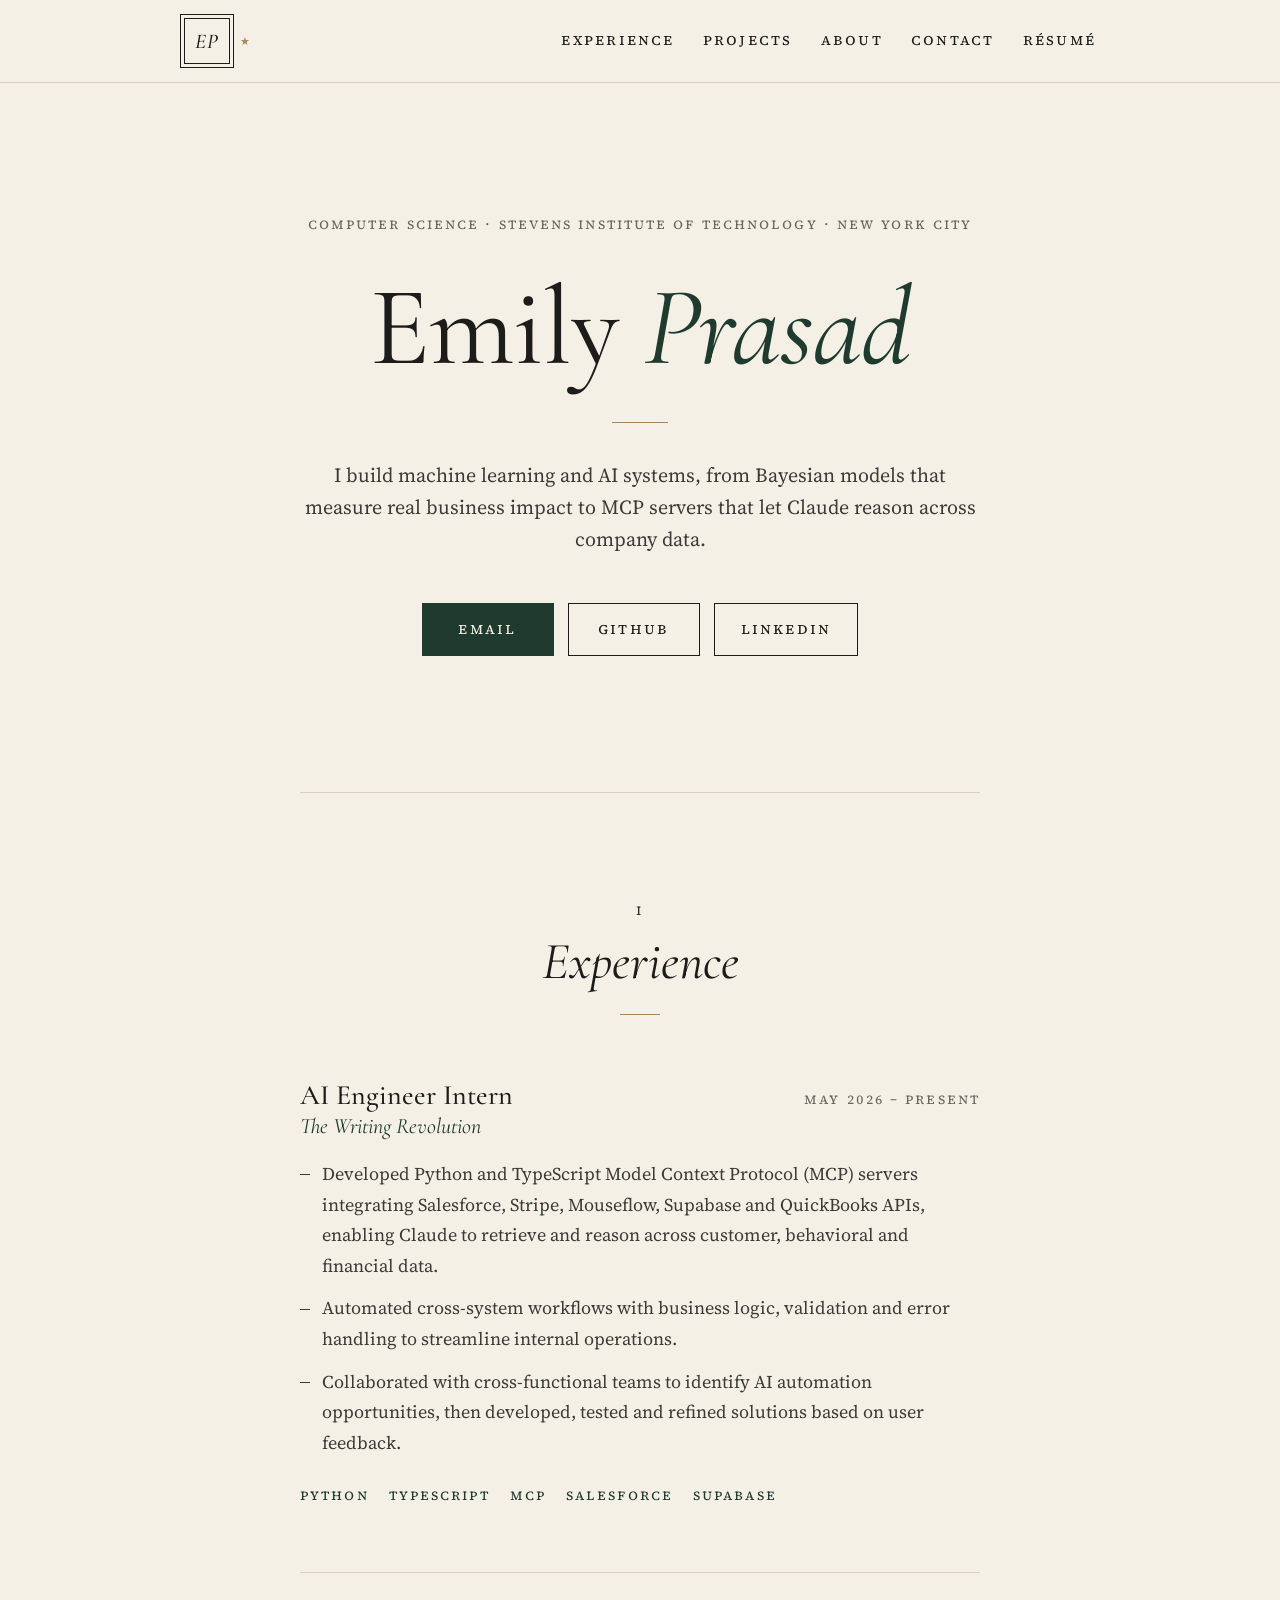
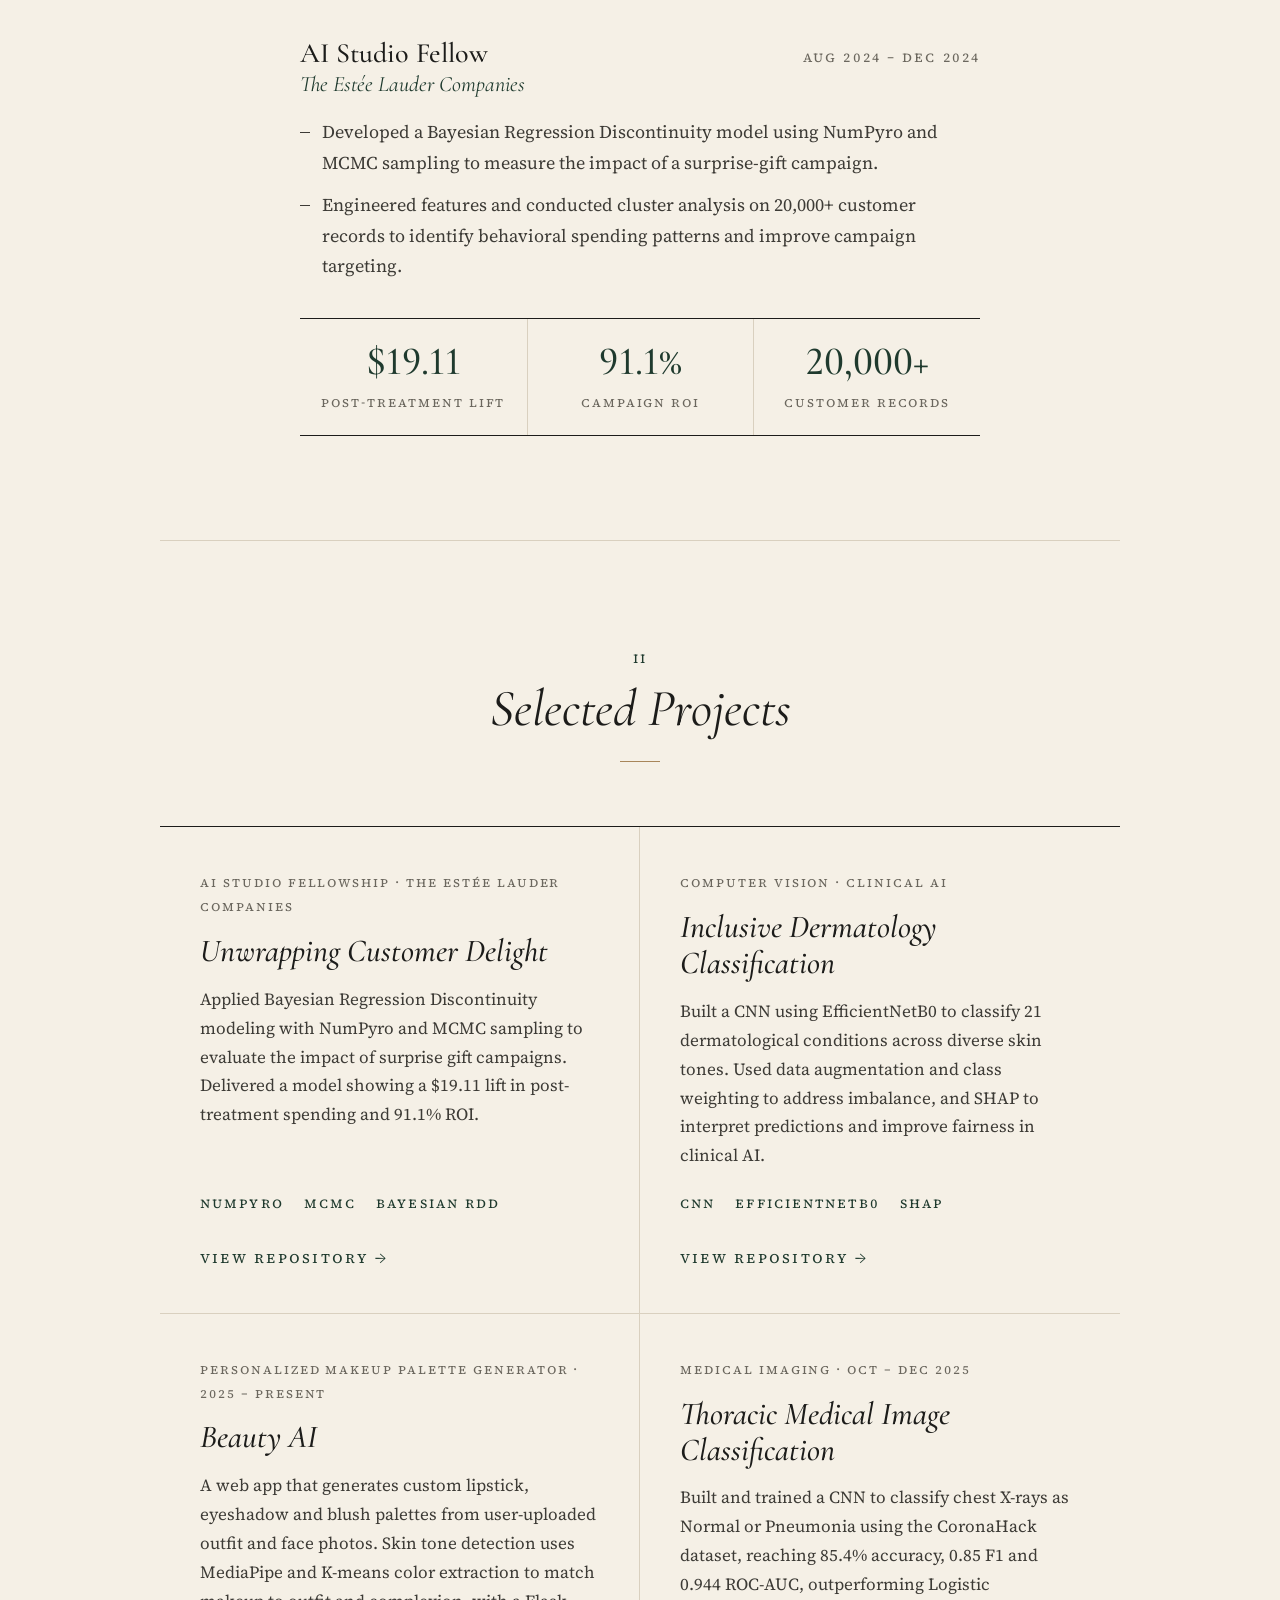
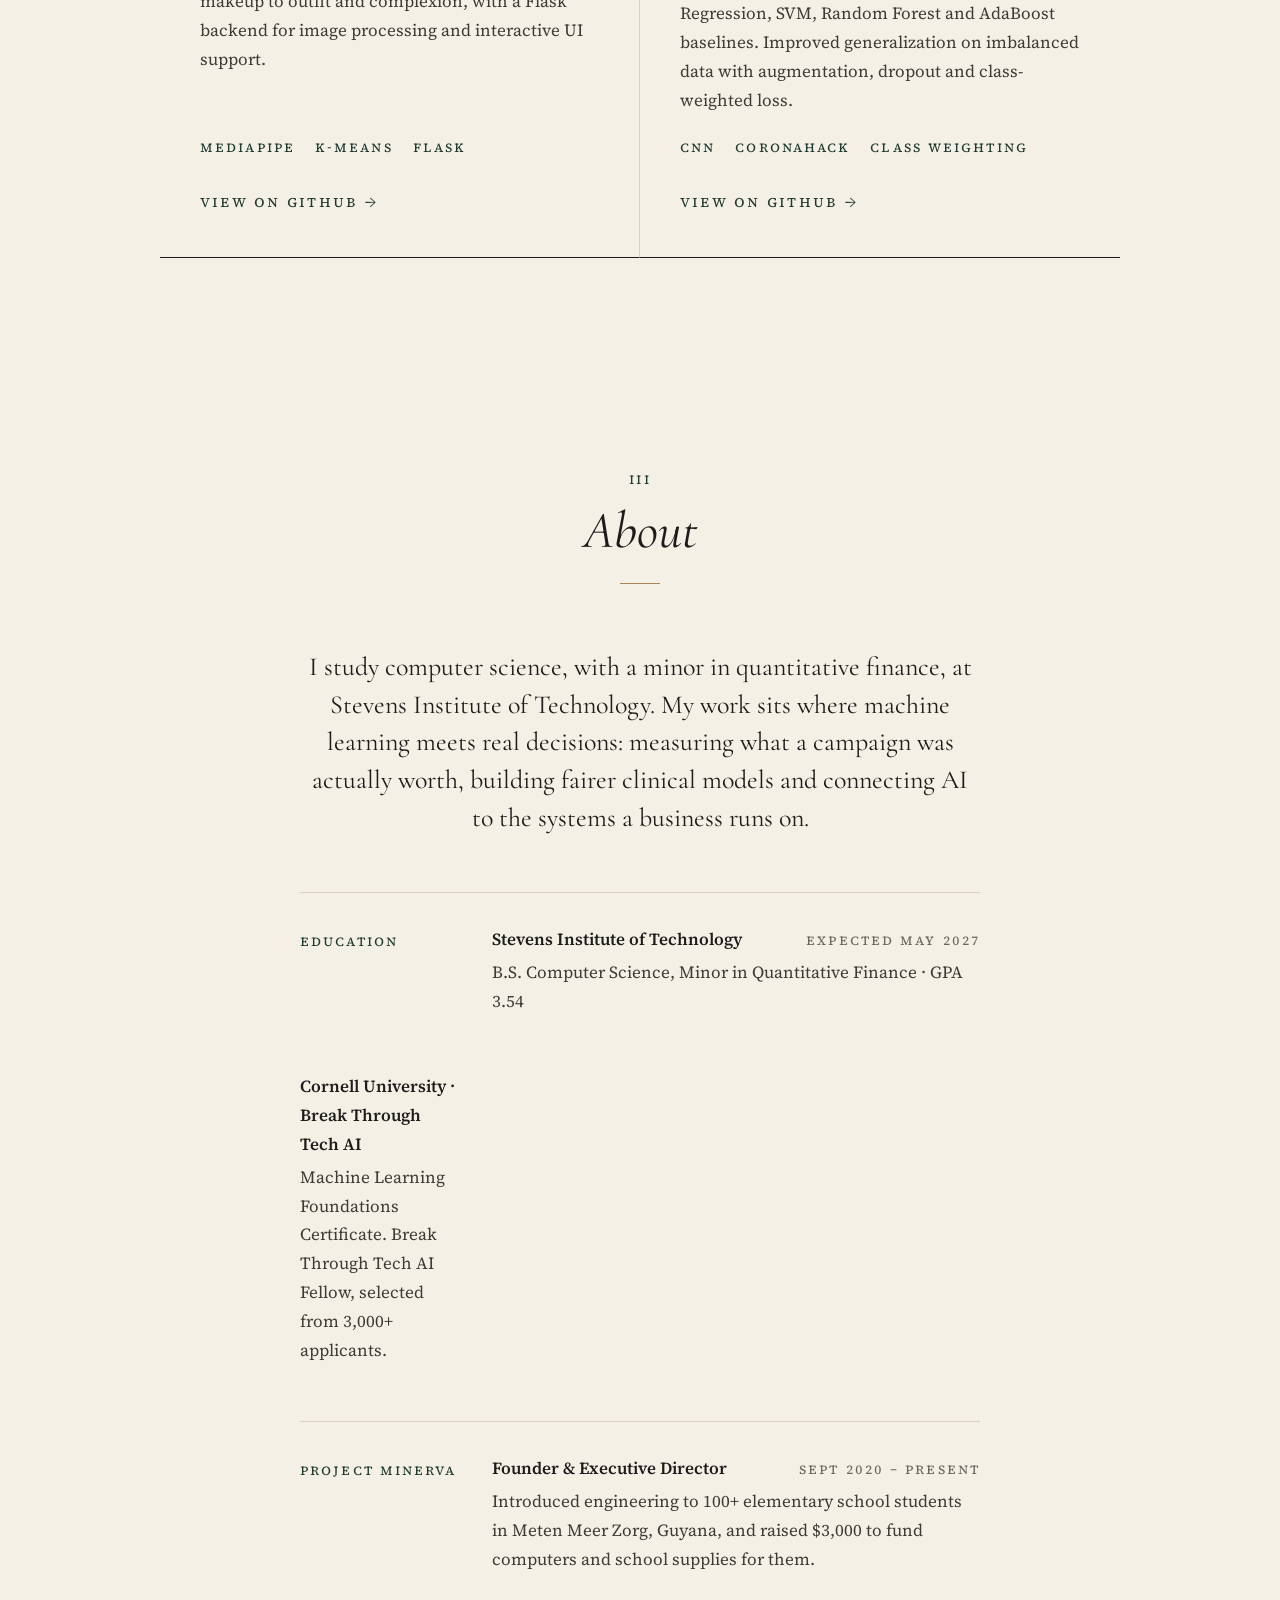
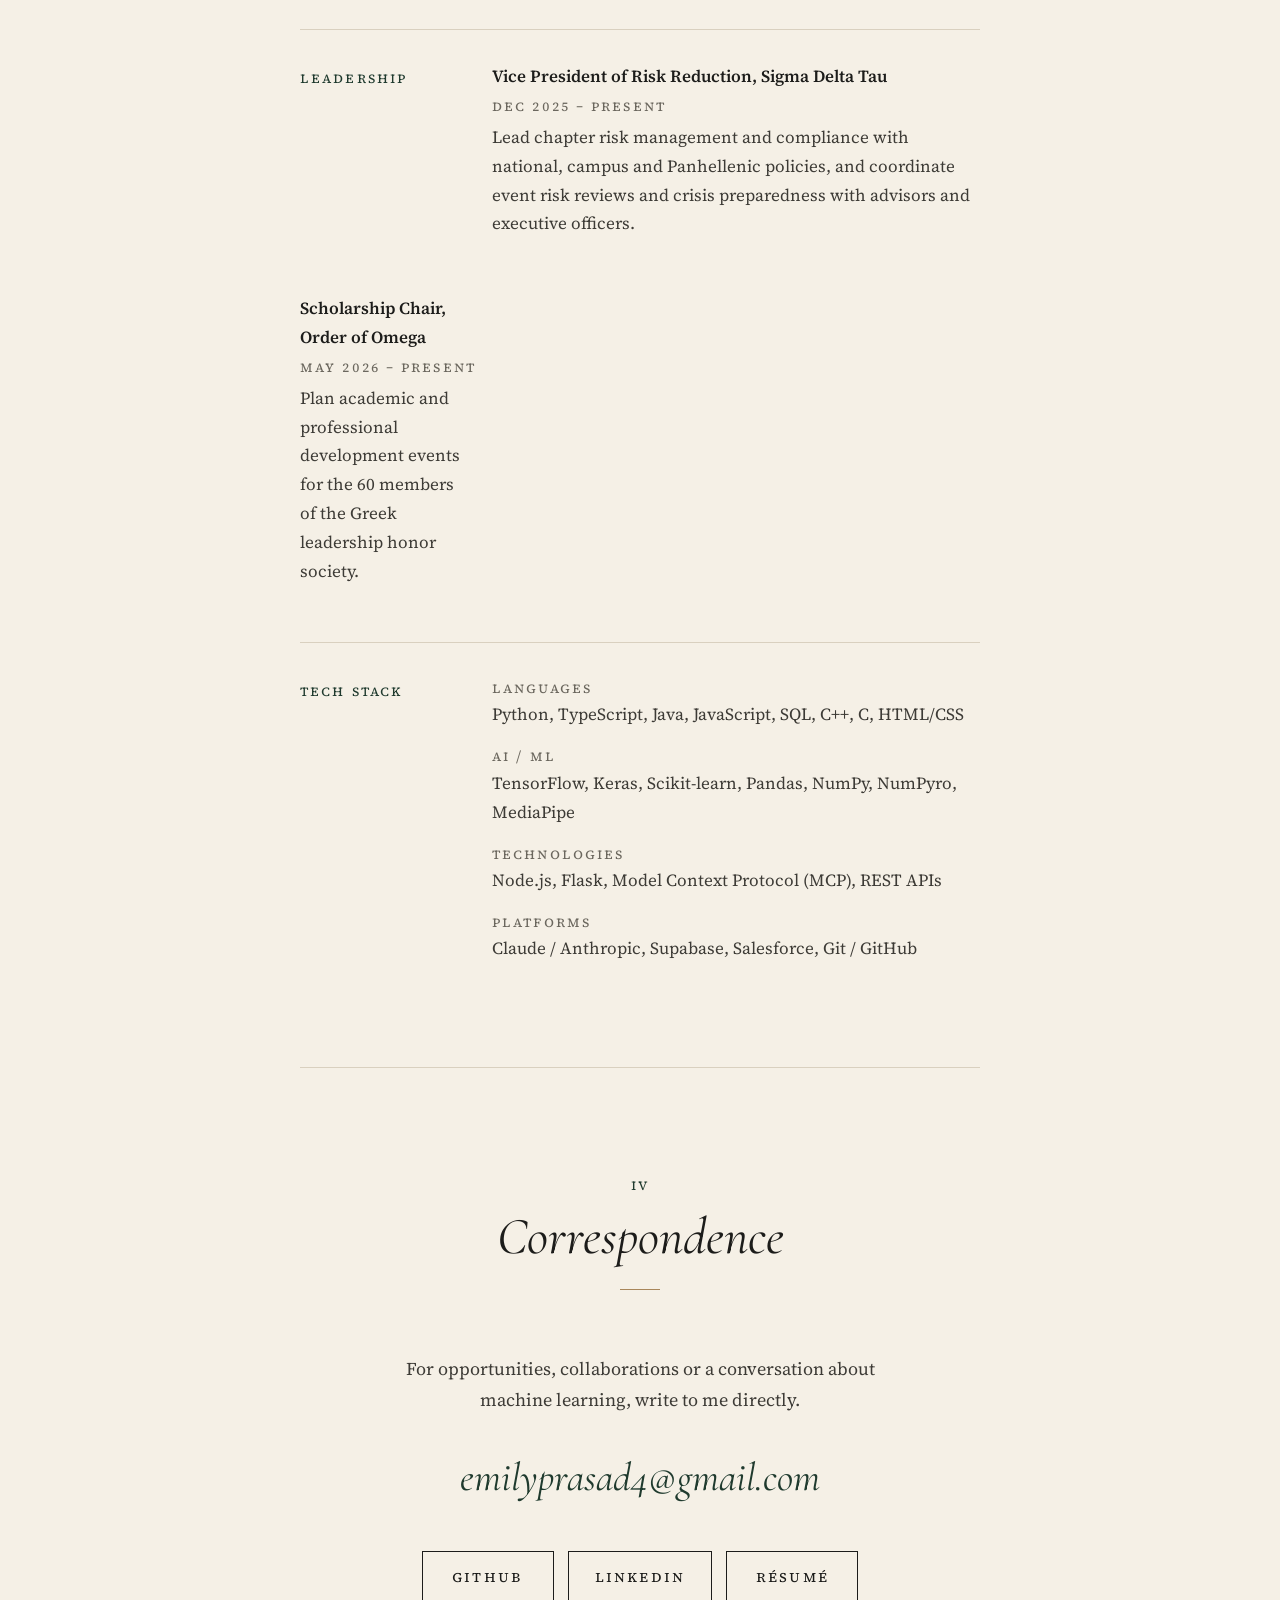
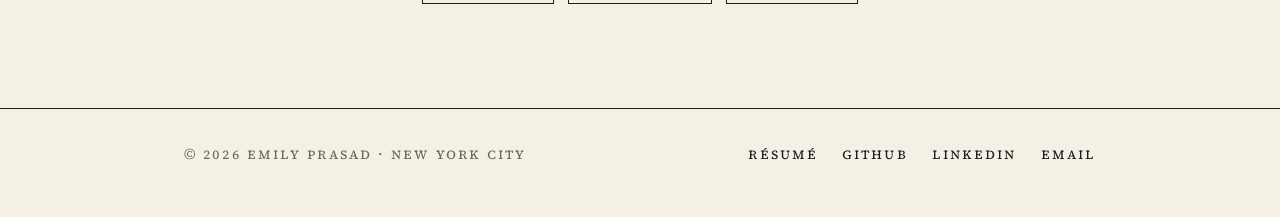
<file: index.html>
<!doctype html>
<html lang="en">
<head>
  <meta charset="utf-8">
  <meta name="viewport" content="width=device-width, initial-scale=1">
  <title>Emily Prasad</title>
  <meta name="description" content="Emily Prasad: computer science student at Stevens Institute of Technology working in machine learning and AI engineering.">
  <meta name="theme-color" content="#f5f0e6">
  <meta property="og:title" content="Emily Prasad">
  <meta property="og:description" content="Computer science student at Stevens Institute of Technology working in machine learning and AI engineering.">
  <meta property="og:type" content="website">
  <meta property="og:url" content="https://emilyp6.github.io/">
  <link rel="icon" href="data:image/svg+xml,%3Csvg xmlns='http://www.w3.org/2000/svg' viewBox='0 0 64 64'%3E%3Crect width='64' height='64' fill='%231f3a2e'/%3E%3Ctext x='32' y='42' font-family='Georgia,serif' font-style='italic' font-size='28' fill='%23f5f0e6' text-anchor='middle'%3EEP%3C/text%3E%3C/svg%3E">
  <link rel="preconnect" href="https://fonts.googleapis.com">
  <link rel="preconnect" href="https://fonts.gstatic.com" crossorigin>
  <link href="https://fonts.googleapis.com/css2?family=Cormorant+Garamond:ital,wght@0,400;0,500;0,600;1,400;1,500&family=Source+Serif+4:ital,opsz,wght@0,8..60,400;0,8..60,600;1,8..60,400&display=swap" rel="stylesheet">
  <link rel="stylesheet" href="style.css">
</head>
<body>
  <a class="skip" href="#main">Skip to content</a>

  <header class="masthead">
    <div class="masthead-inner">
      <a class="monogram" href="#top" aria-label="Emily Prasad, back to top">
        <span class="monogram-mark">EP</span>
        <span class="star" aria-hidden="true">★</span>
      </a>
      <nav aria-label="Primary">
        <a class="link" href="#experience">Experience</a>
        <a class="link" href="#projects">Projects</a>
        <a class="link" href="#about">About</a>
        <a class="link" href="#contact">Contact</a>
        <a class="link" href="resume.pdf" target="_blank" rel="noopener">Résumé</a>
      </nav>
    </div>
  </header>

  <main id="main">

    <!-- ============ Hero ============ -->
    <section class="hero" id="top">
      <p class="label">Computer Science &middot; Stevens Institute of Technology &middot; New York City</p>
      <h1>Emily <em>Prasad</em></h1>
      <p class="pitch">I build machine learning and AI systems, from Bayesian models that measure real business impact to MCP servers that let Claude reason across company data.</p>
      <div class="actions">
        <a class="btn btn-primary" href="mailto:emilyprasad4@gmail.com">Email</a>
        <a class="btn" href="https://github.com/emilyp6" target="_blank" rel="noopener">GitHub</a>
        <a class="btn" href="https://www.linkedin.com/in/emilyprasad" target="_blank" rel="noopener">LinkedIn</a>
      </div>
    </section>

    <!-- ============ I. Experience ============ -->
    <section class="section" id="experience" aria-labelledby="experience-title">
      <header class="section-head">
        <span class="numeral">I</span>
        <h2 id="experience-title">Experience</h2>
      </header>

      <article class="entry">
        <div class="entry-head">
          <h3>AI Engineer Intern <span class="at">The Writing Revolution</span></h3>
          <p class="date">May 2026 &ndash; Present</p>
        </div>
        <ul class="points">
          <li>Developed Python and TypeScript Model Context Protocol (MCP) servers integrating Salesforce, Stripe, Mouseflow, Supabase and QuickBooks APIs, enabling Claude to retrieve and reason across customer, behavioral and financial data.</li>
          <li>Automated cross-system workflows with business logic, validation and error handling to streamline internal operations.</li>
          <li>Collaborated with cross-functional teams to identify AI automation opportunities, then developed, tested and refined solutions based on user feedback.</li>
        </ul>
        <ul class="tags" aria-label="Technologies">
          <li>Python</li><li>TypeScript</li><li>MCP</li><li>Salesforce</li><li>Supabase</li>
        </ul>
      </article>

      <article class="entry">
        <div class="entry-head">
          <h3>AI Studio Fellow <span class="at">The Estée Lauder Companies</span></h3>
          <p class="date">Aug 2024 &ndash; Dec 2024</p>
        </div>
        <ul class="points">
          <li>Developed a Bayesian Regression Discontinuity model using NumPyro and MCMC sampling to measure the impact of a surprise-gift campaign.</li>
          <li>Engineered features and conducted cluster analysis on 20,000+ customer records to identify behavioral spending patterns and improve campaign targeting.</li>
        </ul>
        <dl class="ledger">
          <div><dt>Post-treatment lift</dt><dd>$19.11</dd></div>
          <div><dt>Campaign ROI</dt><dd>91.1%</dd></div>
          <div><dt>Customer records</dt><dd>20,000+</dd></div>
        </dl>
      </article>
    </section>

    <!-- ============ II. Projects ============ -->
    <section class="section section-wide" id="projects" aria-labelledby="projects-title">
      <header class="section-head">
        <span class="numeral">II</span>
        <h2 id="projects-title">Selected Projects</h2>
      </header>

      <div class="cards">
        <article class="card">
          <p class="card-kicker">AI Studio Fellowship &middot; The Estée Lauder Companies</p>
          <h3>Unwrapping Customer Delight</h3>
          <p>Applied Bayesian Regression Discontinuity modeling with NumPyro and MCMC sampling to evaluate the impact of surprise gift campaigns. Delivered a model showing a $19.11 lift in post-treatment spending and 91.1% ROI.</p>
          <ul class="tags" aria-label="Technologies"><li>NumPyro</li><li>MCMC</li><li>Bayesian RDD</li></ul>
          <a class="card-link link" href="https://github.com/s-bhatia1216/unwrapping-customer-delight" target="_blank" rel="noopener">View repository <span aria-hidden="true">&rarr;</span></a>
        </article>

        <article class="card">
          <p class="card-kicker">Computer Vision &middot; Clinical AI</p>
          <h3>Inclusive Dermatology Classification</h3>
          <p>Built a CNN using EfficientNetB0 to classify 21 dermatological conditions across diverse skin tones. Used data augmentation and class weighting to address imbalance, and SHAP to interpret predictions and improve fairness in clinical AI.</p>
          <ul class="tags" aria-label="Technologies"><li>CNN</li><li>EfficientNetB0</li><li>SHAP</li></ul>
          <a class="card-link link" href="https://github.com/anikaguin/mandelic-acid" target="_blank" rel="noopener">View repository <span aria-hidden="true">&rarr;</span></a>
        </article>

        <article class="card">
          <p class="card-kicker">Personalized Makeup Palette Generator &middot; 2025 &ndash; Present</p>
          <h3>Beauty AI</h3>
          <p>A web app that generates custom lipstick, eyeshadow and blush palettes from user-uploaded outfit and face photos. Skin tone detection uses MediaPipe and K-means color extraction to match makeup to outfit and complexion, with a Flask backend for image processing and interactive UI support.</p>
          <ul class="tags" aria-label="Technologies"><li>MediaPipe</li><li>K-means</li><li>Flask</li></ul>
          <!-- TODO: replace with the Beauty AI repository URL once it is public -->
          <a class="card-link link" href="https://github.com/emilyp6" target="_blank" rel="noopener">View on GitHub <span aria-hidden="true">&rarr;</span></a>
        </article>

        <article class="card">
          <p class="card-kicker">Medical Imaging &middot; Oct &ndash; Dec 2025</p>
          <h3>Thoracic Medical Image Classification</h3>
          <p>Built and trained a CNN to classify chest X-rays as Normal or Pneumonia using the CoronaHack dataset, reaching 85.4% accuracy, 0.85 F1 and 0.944 ROC-AUC, outperforming Logistic Regression, SVM, Random Forest and AdaBoost baselines. Improved generalization on imbalanced data with augmentation, dropout and class-weighted loss.</p>
          <ul class="tags" aria-label="Technologies"><li>CNN</li><li>CoronaHack</li><li>Class weighting</li></ul>
          <!-- TODO: replace with the Thoracic Medical Image Classification repository URL once it is public -->
          <a class="card-link link" href="https://github.com/emilyp6" target="_blank" rel="noopener">View on GitHub <span aria-hidden="true">&rarr;</span></a>
        </article>
      </div>
    </section>

    <!-- ============ III. About ============ -->
    <section class="section" id="about" aria-labelledby="about-title">
      <header class="section-head">
        <span class="numeral">III</span>
        <h2 id="about-title">About</h2>
      </header>

      <div class="prose">
        <p class="lead">I study computer science, with a minor in quantitative finance, at Stevens Institute of Technology. My work sits where machine learning meets real decisions: measuring what a campaign was actually worth, building fairer clinical models and connecting AI to the systems a business runs on.</p>
      </div>

      <div class="about-block">
        <h3 class="label">Education</h3>
        <div class="record">
          <p class="record-title">Stevens Institute of Technology <span class="date">Expected May 2027</span></p>
          <p>B.S. Computer Science, Minor in Quantitative Finance &middot; GPA 3.54</p>
        </div>
        <div class="record">
          <p class="record-title">Cornell University &middot; Break Through Tech AI</p>
          <p>Machine Learning Foundations Certificate. Break Through Tech AI Fellow, selected from 3,000+ applicants.</p>
        </div>
      </div>

      <div class="about-block">
        <h3 class="label">Project Minerva</h3>
        <div class="record">
          <p class="record-title">Founder &amp; Executive Director <span class="date">Sept 2020 &ndash; Present</span></p>
          <p>Introduced engineering to 100+ elementary school students in Meten Meer Zorg, Guyana, and raised $3,000 to fund computers and school supplies for them.</p>
        </div>
      </div>

      <div class="about-block">
        <h3 class="label">Leadership</h3>
        <div class="record">
          <p class="record-title">Vice President of Risk Reduction, Sigma Delta Tau <span class="date">Dec 2025 &ndash; Present</span></p>
          <p>Lead chapter risk management and compliance with national, campus and Panhellenic policies, and coordinate event risk reviews and crisis preparedness with advisors and executive officers.</p>
        </div>
        <div class="record">
          <p class="record-title">Scholarship Chair, Order of Omega <span class="date">May 2026 &ndash; Present</span></p>
          <p>Plan academic and professional development events for the 60 members of the Greek leadership honor society.</p>
        </div>
      </div>

      <div class="about-block">
        <h3 class="label">Tech Stack</h3>
        <dl class="stack">
          <div><dt>Languages</dt><dd>Python, TypeScript, Java, JavaScript, SQL, C++, C, HTML/CSS</dd></div>
          <div><dt>AI / ML</dt><dd>TensorFlow, Keras, Scikit-learn, Pandas, NumPy, NumPyro, MediaPipe</dd></div>
          <div><dt>Technologies</dt><dd>Node.js, Flask, Model Context Protocol (MCP), REST APIs</dd></div>
          <div><dt>Platforms</dt><dd>Claude / Anthropic, Supabase, Salesforce, Git / GitHub</dd></div>
        </dl>
      </div>
    </section>

    <!-- ============ IV. Contact ============ -->
    <section class="section contact" id="contact" aria-labelledby="contact-title">
      <header class="section-head">
        <span class="numeral">IV</span>
        <h2 id="contact-title">Correspondence</h2>
      </header>
      <p class="contact-note">For opportunities, collaborations or a conversation about machine learning, write to me directly.</p>
      <p class="contact-email"><a class="link" href="mailto:emilyprasad4@gmail.com">emilyprasad4@gmail.com</a></p>
      <div class="actions">
        <a class="btn" href="https://github.com/emilyp6" target="_blank" rel="noopener">GitHub</a>
        <a class="btn" href="https://www.linkedin.com/in/emilyprasad" target="_blank" rel="noopener">LinkedIn</a>
        <a class="btn" href="resume.pdf" target="_blank" rel="noopener">Résumé</a>
      </div>
    </section>
  </main>

  <footer class="footer">
    <div class="footer-inner">
      <p>&copy; 2026 Emily Prasad &middot; New York City</p>
      <nav aria-label="Footer">
        <a class="link" href="resume.pdf" target="_blank" rel="noopener">Résumé</a>
        <a class="link" href="https://github.com/emilyp6" target="_blank" rel="noopener">GitHub</a>
        <a class="link" href="https://www.linkedin.com/in/emilyprasad" target="_blank" rel="noopener">LinkedIn</a>
        <a class="link" href="mailto:emilyprasad4@gmail.com">Email</a>
      </nav>
    </div>
  </footer>
</body>
</html>
</file>
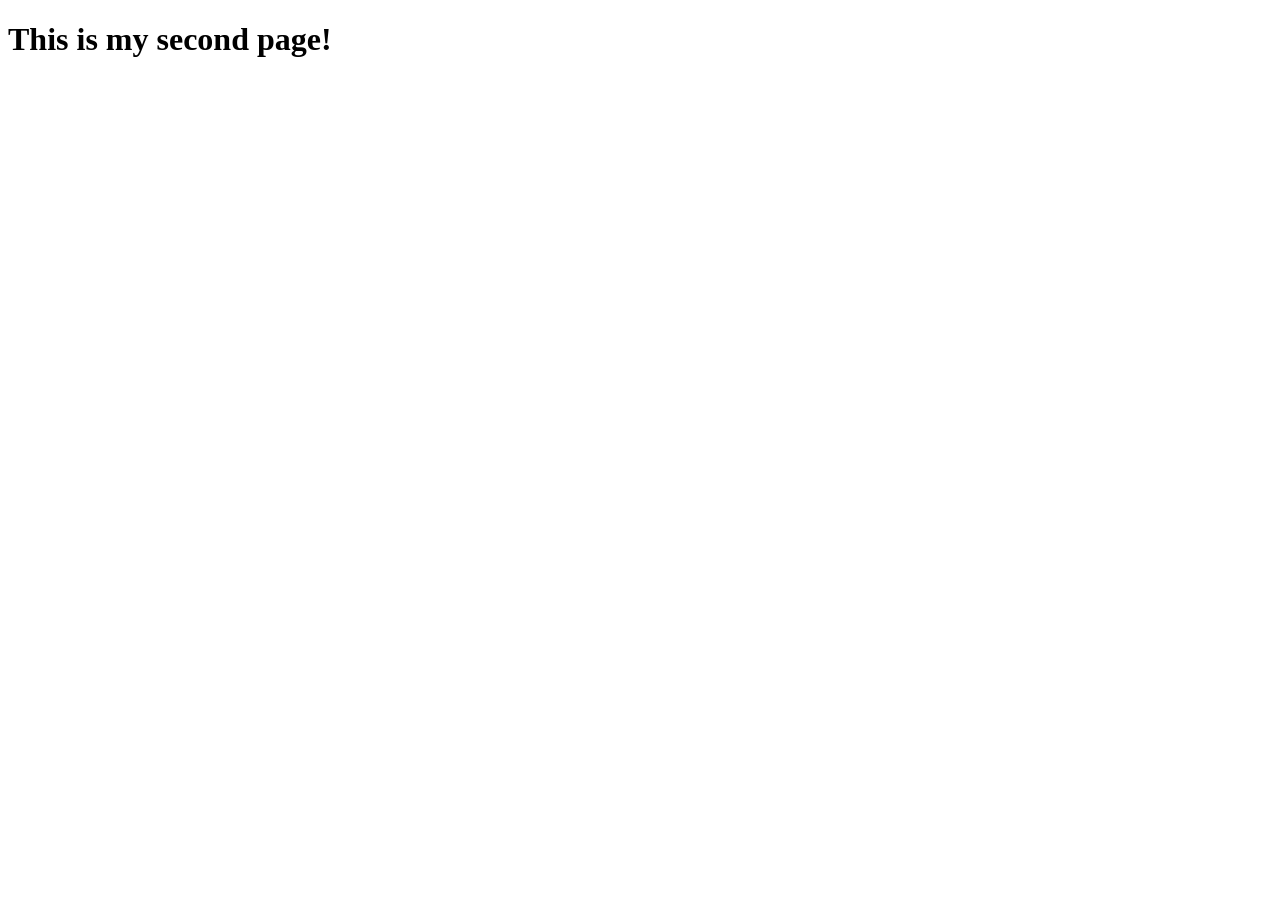
<file: second.html>
<!DOCTYPE html>
<html lang="en">
<head>
    <meta charset="UTF-8">
    <meta name="viewport" content="width=device-width, initial-scale=1.0">
    <title>Document</title>
</head>
<body>
    <h1>
        This is my second page!
    </h1>
</body>
</html>
</file>
<file: style.css>
/* ==========================================================
   Emily Prasad: personal site
   Ivory, ink, forest green; brass used only for hairlines.
   ========================================================== */

:root {
  --ivory: #f5f0e6;
  --ivory-deep: #ede6d8;     /* card / ledger fill */
  --ink: #1c1c1a;
  --ink-soft: #3d3b36;       /* body copy */
  --muted: #6b675e;          /* dates, captions */
  --rule: #d9d0bf;           /* neutral hairlines */
  --green: #1f3a2e;          /* the one accent */
  --brass: #a8865a;          /* sparing: rules + star */

  --display: "Cormorant Garamond", "EB Garamond", Garamond, "Times New Roman", serif;
  --text: "Source Serif 4", Georgia, "Times New Roman", serif;

  --measure: 680px;          /* narrow reading column */
  --wide: 960px;             /* project grid */
  --gutter: 24px;

  --slow: 0.6s cubic-bezier(0.22, 0.61, 0.36, 1);

  color-scheme: light;
}

*, *::before, *::after { box-sizing: border-box; }
* { margin: 0; padding: 0; }

html { scroll-behavior: smooth; scroll-padding-top: 88px; }

body {
  background: var(--ivory);
  color: var(--ink-soft);
  font-family: var(--text);
  font-size: 18px;
  line-height: 1.7;
  font-optical-sizing: auto;
  -webkit-font-smoothing: antialiased;
  text-rendering: optimizeLegibility;
}

a { color: inherit; text-decoration: none; }
ul { list-style: none; }

::selection { background: var(--green); color: var(--ivory); }

:focus-visible {
  outline: 1px solid var(--green);
  outline-offset: 4px;
}

.skip {
  position: absolute;
  left: 16px;
  top: -100px;
  background: var(--green);
  color: var(--ivory);
  padding: 8px 14px;
  z-index: 100;
}
.skip:focus { top: 12px; }

/* ---------- Shared type ---------- */

.label,
.numeral,
.date,
.card-kicker,
.tags li,
.ledger dt,
.stack dt,
.btn,
.masthead nav a,
.footer {
  font-family: var(--text);
  font-variant-caps: all-small-caps;
  letter-spacing: 0.14em;
  font-weight: 400;
}

.label {
  font-size: 15px;
  color: var(--muted);
}

/* Underline that draws in from the left on hover */
.link {
  background-image: linear-gradient(currentColor, currentColor);
  background-repeat: no-repeat;
  background-position: 0 100%;
  background-size: 0% 1px;
  padding-bottom: 2px;
  transition: background-size var(--slow), color var(--slow);
}
.link:hover,
.link:focus-visible { background-size: 100% 1px; }

/* ---------- Masthead ---------- */

.masthead {
  position: sticky;
  top: 0;
  z-index: 10;
  background: var(--ivory);
  border-bottom: 1px solid var(--rule);
}
.masthead-inner {
  max-width: var(--wide);
  margin: 0 auto;
  padding: 18px var(--gutter);
  display: flex;
  align-items: center;
  justify-content: space-between;
  gap: 24px;
}

.monogram {
  display: inline-flex;
  align-items: center;
  gap: 10px;
}
.monogram-mark {
  display: inline-grid;
  place-items: center;
  width: 46px;
  height: 46px;
  border: 1px solid var(--ink);
  outline: 1px solid var(--ink);
  outline-offset: 3px;
  font-family: var(--display);
  font-style: italic;
  font-weight: 500;
  font-size: 21px;
  letter-spacing: 0.04em;
  color: var(--ink);
  line-height: 1;
  transition: color var(--slow), border-color var(--slow), outline-color var(--slow);
}
.monogram:hover .monogram-mark {
  color: var(--green);
  border-color: var(--green);
  outline-color: var(--green);
}
.star {
  color: var(--brass);
  font-size: 11px;
  line-height: 1;
}

.masthead nav {
  display: flex;
  flex-wrap: wrap;
  justify-content: flex-end;
  gap: 4px 28px;
}
.masthead nav a {
  font-size: 16px;
  color: var(--ink);
}
.masthead nav a:hover { color: var(--green); }

/* ---------- Layout ---------- */

main { padding: 0 var(--gutter); }

.hero,
.section {
  max-width: var(--measure);
  margin: 0 auto;
}
.section-wide { max-width: var(--wide); }

/* ---------- Hero ---------- */

.hero {
  text-align: center;
  padding: 128px 0 136px;
  animation: settle 1.6s cubic-bezier(0.22, 0.61, 0.36, 1) both;
}
.hero .label { margin-bottom: 36px; }

.hero h1 {
  font-family: var(--display);
  font-weight: 400;
  font-size: clamp(56px, 11vw, 112px);
  line-height: 0.98;
  letter-spacing: -0.01em;
  color: var(--ink);
}
.hero h1 em {
  font-style: italic;
  color: var(--green);
}
.hero h1::after {
  content: "";
  display: block;
  width: 56px;
  height: 1px;
  margin: 40px auto 0;
  background: var(--brass);
}

.pitch {
  max-width: 34em;
  margin: 36px auto 0;
  font-size: 20px;
  line-height: 1.6;
  color: var(--ink-soft);
}

.actions {
  display: flex;
  flex-wrap: wrap;
  justify-content: center;
  gap: 14px;
  margin-top: 48px;
}

.btn {
  display: inline-block;
  min-width: 132px;
  padding: 11px 26px 13px;
  font-size: 16px;
  text-align: center;
  color: var(--ink);
  border: 1px solid var(--ink);
  transition: background-color var(--slow), color var(--slow), border-color var(--slow);
}
.btn:hover {
  background: var(--ink);
  color: var(--ivory);
}
.btn-primary {
  background: var(--green);
  border-color: var(--green);
  color: var(--ivory);
}
.btn-primary:hover {
  background: var(--ivory);
  color: var(--green);
}

@keyframes settle {
  from { opacity: 0; transform: translateY(6px); }
  to   { opacity: 1; transform: none; }
}

/* ---------- Sections ---------- */

.section {
  padding: 104px 0;
  border-top: 1px solid var(--rule);
}
.section-wide + .section { border-top: 0; }  /* project grid already ends on a rule */

.section-head {
  text-align: center;
  margin-bottom: 64px;
}
.numeral {
  display: block;
  font-size: 15px;
  color: var(--green);
  margin-bottom: 10px;
}
.section-head h2 {
  font-family: var(--display);
  font-style: italic;
  font-weight: 400;
  font-size: clamp(38px, 6vw, 52px);
  line-height: 1.1;
  color: var(--ink);
}
.section-head h2::after {
  content: "";
  display: block;
  width: 40px;
  height: 1px;
  margin: 24px auto 0;
  background: var(--brass);
}

/* ---------- Experience ---------- */

.entry + .entry {
  margin-top: 64px;
  padding-top: 64px;
  border-top: 1px solid var(--rule);
}

.entry-head {
  display: flex;
  justify-content: space-between;
  align-items: baseline;
  flex-wrap: wrap;
  gap: 4px 24px;
  margin-bottom: 20px;
}
.entry-head h3 {
  font-family: var(--display);
  font-weight: 500;
  font-size: 28px;
  line-height: 1.2;
  color: var(--ink);
}
.at {
  display: block;
  font-style: italic;
  font-weight: 400;
  font-size: 22px;
  color: var(--green);
}
.date {
  font-size: 15px;
  color: var(--muted);
  white-space: nowrap;
}

.points li {
  position: relative;
  padding-left: 22px;
}
.points li + li { margin-top: 12px; }
.points li::before {
  content: "";
  position: absolute;
  left: 0;
  top: 0.85em;
  width: 10px;
  height: 1px;
  background: var(--ink-soft);
}

.tags {
  display: flex;
  flex-wrap: wrap;
  gap: 6px 20px;
  margin-top: 24px;
}
.tags li {
  font-size: 15px;
  color: var(--green);
}

/* Ledger: the ELC figures, set like a statement */
.ledger {
  display: grid;
  grid-template-columns: repeat(3, 1fr);
  margin-top: 36px;
  border-top: 1px solid var(--ink);
  border-bottom: 1px solid var(--ink);
}
.ledger div {
  padding: 22px 16px 20px;
  text-align: center;
}
.ledger div + div { border-left: 1px solid var(--rule); }
.ledger dd {
  font-family: var(--display);
  font-weight: 500;
  font-size: 40px;
  line-height: 1;
  color: var(--green);
  font-variant-numeric: lining-nums;
}
.ledger dt {
  font-size: 14px;
  color: var(--muted);
  margin-top: 10px;
}
.ledger div { display: flex; flex-direction: column-reverse; }

/* ---------- Projects ---------- */

.cards {
  display: grid;
  grid-template-columns: repeat(2, 1fr);
  border-top: 1px solid var(--ink);
}
.card {
  display: flex;
  flex-direction: column;
  padding: 44px 40px 40px;
  border-bottom: 1px solid var(--rule);
  transition: background-color var(--slow);
}
.card:nth-child(odd) { border-right: 1px solid var(--rule); }
.card:nth-last-child(-n+2) { border-bottom-color: var(--ink); }
.card:hover { background: var(--ivory-deep); }

.card-kicker {
  font-size: 14px;
  color: var(--muted);
  margin-bottom: 14px;
}
.card h3 {
  font-family: var(--display);
  font-style: italic;
  font-weight: 500;
  font-size: 32px;
  line-height: 1.12;
  color: var(--ink);
  margin-bottom: 16px;
}
.card > p:not(.card-kicker) {
  font-size: 17px;
  flex-grow: 1;
}
.card .tags { margin-top: 20px; }
.card-link {
  align-self: flex-start;
  margin-top: 28px;
  font-variant-caps: all-small-caps;
  letter-spacing: 0.14em;
  font-size: 16px;
  color: var(--green);
}

/* ---------- About ---------- */

.prose .lead {
  font-family: var(--display);
  font-size: 26px;
  line-height: 1.45;
  color: var(--ink);
  text-align: center;
}

.about-block {
  display: grid;
  grid-template-columns: 160px 1fr;
  gap: 32px;
  margin-top: 56px;
  padding-top: 32px;
  border-top: 1px solid var(--rule);
}
.about-block:first-of-type { margin-top: 72px; }
.about-block > .label {
  color: var(--green);
  padding-top: 3px;
}

.record + .record { margin-top: 24px; }
.record p { font-size: 17px; }
.record-title {
  display: flex;
  justify-content: space-between;
  align-items: baseline;
  flex-wrap: wrap;
  gap: 2px 16px;
  font-weight: 600;
  color: var(--ink);
  margin-bottom: 4px;
}
.record-title .date { font-weight: 400; }

.stack div + div { margin-top: 14px; }
.stack dt {
  font-size: 15px;
  color: var(--muted);
}
.stack dd { font-size: 17px; }

/* ---------- Contact ---------- */

.contact { text-align: center; }
.contact-note {
  max-width: 30em;
  margin: 0 auto;
}
.contact-email {
  margin-top: 28px;
  font-family: var(--display);
  font-style: italic;
  font-size: clamp(28px, 6vw, 40px);
  color: var(--green);
  overflow-wrap: anywhere;
}
.contact .actions { margin-top: 40px; }

/* ---------- Footer ---------- */

.footer {
  border-top: 1px solid var(--ink);
  font-size: 15px;
  color: var(--muted);
}
.footer-inner {
  max-width: var(--wide);
  margin: 0 auto;
  padding: 32px var(--gutter) 48px;
  display: flex;
  justify-content: space-between;
  align-items: baseline;
  flex-wrap: wrap;
  gap: 12px 32px;
}
.footer nav {
  display: flex;
  flex-wrap: wrap;
  gap: 4px 24px;
}
.footer a { color: var(--ink); }
.footer a:hover { color: var(--green); }

/* ---------- Responsive ---------- */

@media (max-width: 820px) {
  .cards { grid-template-columns: 1fr; }
  .card:nth-child(odd) { border-right: 0; }
  .card:nth-last-child(2) { border-bottom-color: var(--rule); }
  .card { padding: 40px 4px; }
  .card:hover { background: transparent; }
}

@media (max-width: 640px) {
  :root { --gutter: 16px; }
  body { font-size: 17px; }
  html { scroll-padding-top: 120px; }

  .masthead-inner {
    flex-direction: column;
    gap: 12px;
    padding-top: 14px;
    padding-bottom: 12px;
  }
  .monogram-mark { width: 38px; height: 38px; font-size: 18px; }
  .masthead nav { justify-content: center; gap: 2px 14px; }
  .masthead nav a { font-size: 14px; letter-spacing: 0.08em; }

  .hero { padding: 80px 0 88px; }
  .hero .label { font-size: 13px; letter-spacing: 0.1em; margin-bottom: 28px; }
  .pitch { font-size: 18px; }
  .btn { min-width: 0; flex: 1 1 100px; padding-left: 12px; padding-right: 12px; }

  .section { padding: 72px 0; }
  .section-head { margin-bottom: 48px; }

  .entry-head h3 { font-size: 25px; }
  .at { font-size: 20px; }

  .ledger { grid-template-columns: 1fr; }
  .ledger div + div { border-left: 0; border-top: 1px solid var(--rule); }
  .ledger dd { font-size: 36px; }

  .card h3 { font-size: 28px; }

  .prose .lead { font-size: 22px; }
  .about-block { grid-template-columns: 1fr; gap: 14px; margin-top: 40px; }
  .about-block:first-of-type { margin-top: 56px; }

  .footer-inner { flex-direction: column; align-items: center; text-align: center; }
  .footer nav { justify-content: center; }
}

@media (prefers-reduced-motion: reduce) {
  html { scroll-behavior: auto; }
  *, *::before, *::after {
    animation: none !important;
    transition: none !important;
  }
}
</file>
